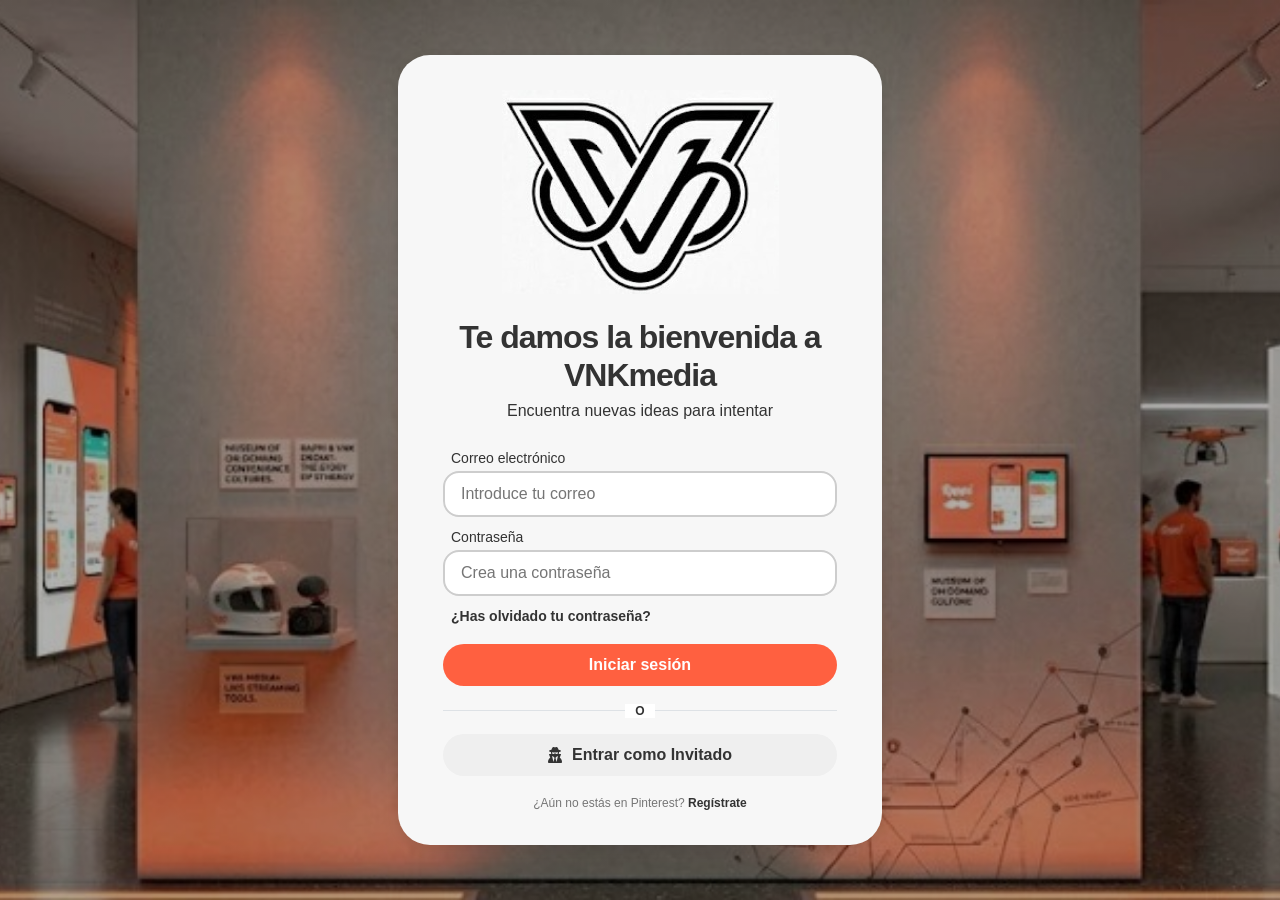
<file: Proyecto/frontend/html/crear.html>
<!DOCTYPE html>
<html lang="es">
<head>
    <meta charset="UTF-8">
    <meta name="viewport" content="width=device-width, initial-scale=1.0">
    <title>VNKMedia - Crear Pin</title>
    <link rel="stylesheet" href="../css/style.css">
    <style>
        .upload-container { padding: 40px; max-width: 800px; margin: 0 auto; background-color: #ffffff; border-radius: 32px; box-shadow: 0 4px 12px rgba(0,0,0,0.05); display: flex; gap: 40px; margin-top: 40px; }
        .upload-area { flex: 1; background-color: #efefef; border: 2px dashed #dadada; border-radius: 16px; display: flex; flex-direction: column; align-items: center; justify-content: center; height: 400px; cursor: pointer; position: relative; overflow: hidden; }
        .upload-area img.preview { width: 100%; height: 100%; object-fit: cover; display: none; }
        .form-area { flex: 1; display: flex; flex-direction: column; }
        .form-area input[type="text"], .form-area textarea { width: 100%; border: none; border-bottom: 2px solid #cdcdcd; font-size: 16px; padding: 10px 0; margin-bottom: 24px; outline: none; resize: none; }
        .form-area input[type="text"]:focus, .form-area textarea:focus { border-bottom: 2px solid #ff6040; }
        .form-area input.title-input { font-size: 32px; font-weight: bold; }
        .btn-submit { background-color: #ff6040; color: white; border: none; padding: 12px 24px; border-radius: 24px; font-size: 16px; font-weight: bold; cursor: pointer; align-self: flex-end; margin-top: auto; transition: 0.2s;}
        .btn-submit:hover { background-color: #e55539; }
    </style>
</head>
<body>
    <aside class="sidebar">
        <img class="sidebar-img logo" src="../../assets/images/logo.jpeg" alt="Logo" onclick="window.location.href='index.html';">
        <img class="sidebar-img icon" src="../../assets/images/Home.png" alt="Inicio" onclick="window.location.href='index.html';">
    </aside>

    <div class="main-content">
        <header class="top-bar">
            <div class="search-bar">
                <input type="text" placeholder="Buscar">
            </div>
            <img class="profile-img" src="https://i.pinimg.com/736x/18/cd/6f/18cd6f197f743ecfdf931d890cb43f80.jpg" alt="Perfil" id="header-profile-img" style="cursor: pointer;" onclick="window.location.href='usuario.html';">
        </header>

        <main>
            <form id="createPostForm" class="upload-container">
                <div class="upload-area" id="uploadArea">
                    <span id="uploadText">Haz clic para subir una imagen</span>
                    <img id="imagePreview" class="preview" alt="Vista previa">
                    <input type="file" id="imageInput" accept="image/*" style="display: none;" required>
                </div>

                <div class="form-area">
                    <input type="text" id="postTitle" class="title-input" placeholder="Añade un título" required>
                    <textarea id="postDescription" rows="3" placeholder="Cuenta a todos de qué trata tu Pin"></textarea>
                    
                    <input type="text" id="postTags" placeholder="Etiquetas separadas por comas (ej: arte, autos)" list="tags-sugeridos">
                    <datalist id="tags-sugeridos"></datalist>
                    
                    <button type="submit" class="btn-submit" id="submitBtn">Guardar</button>
                </div>
            </form>
        </main>
    </div>

    <script src="https://code.jquery.com/jquery-3.7.1.min.js"></script>
    <script src="../JS/crear.js"></script>
</body>
</html>
</file>
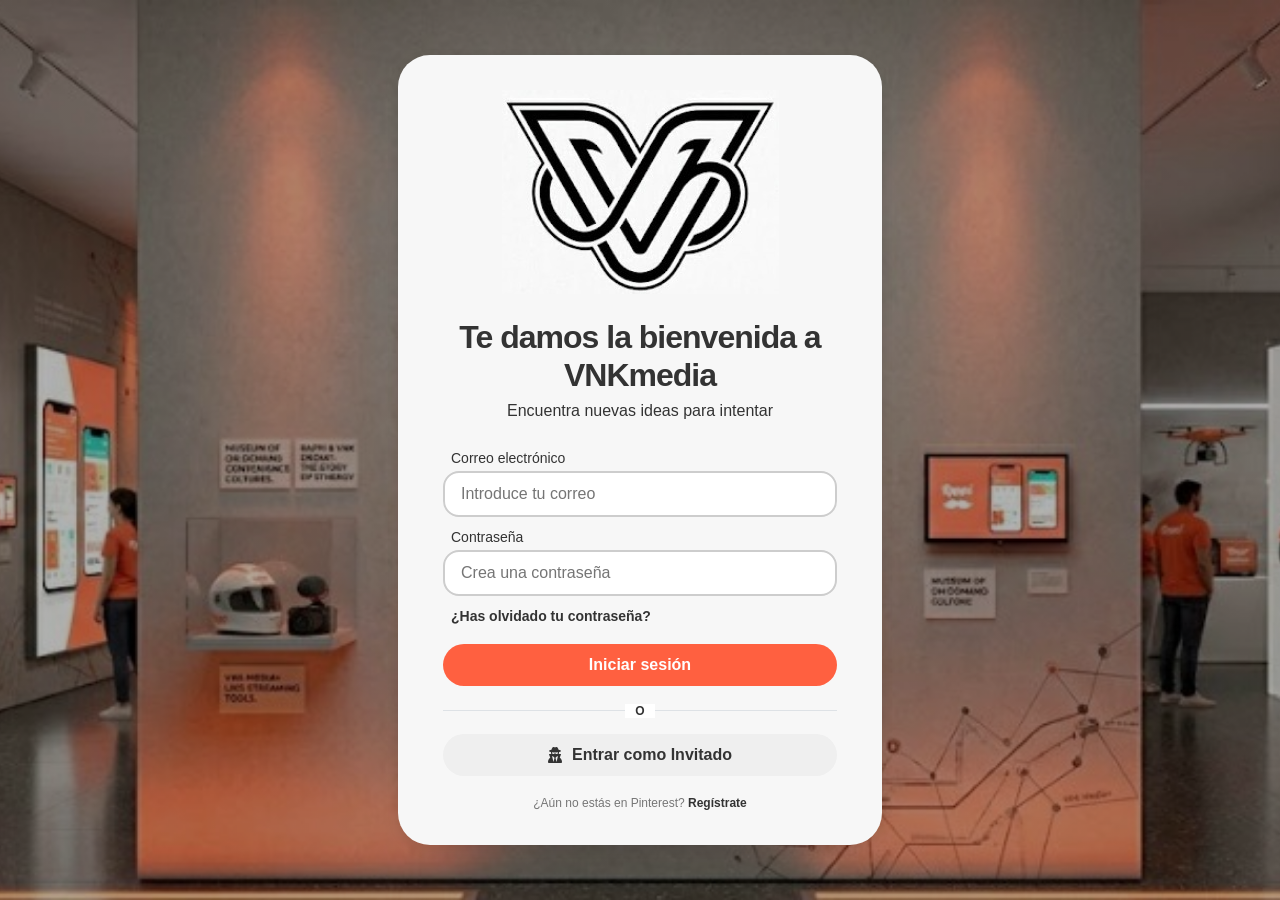
<file: Proyecto/frontend/html/login.html>
<!DOCTYPE html>
<html lang="es">
<head>
    <meta charset="UTF-8">
    <meta name="viewport" content="width=device-width, initial-scale=1.0">
    <title>Pinterest - Iniciar Sesión</title>
    <link rel="stylesheet" href="https://cdnjs.cloudflare.com/ajax/libs/font-awesome/6.4.0/css/all.min.css">
    <link rel="stylesheet" href="../css/login.css">
</head>
<body>

        <script src="https://code.jquery.com/jquery-3.7.1.min.js"></script>
    <script src="../JS/login.js"></script>

    <div class="container">
        <div class="logo">
            <img src="../../assets/images/logo.jpeg" alt="Logo de la aplicación">
        </div>
        
        <div class="form-box" id="loginForm">
            <h2>Te damos la bienvenida a VNKmedia</h2>
            <p class="subtitle">Encuentra nuevas ideas para intentar</p>
            
            <form>
                <div class="input-group">
                    <label for="login-email">Correo electrónico</label>
                    <input type="email" id="login-email" placeholder="Introduce tu correo" required>
                </div>
                <div class="input-group">
                    <label for="login-password">Contraseña</label>
                    <input type="password" id="login-password" placeholder="Crea una contraseña" required>
                </div>
                <a href="#" class="forgot-pass">¿Has olvidado tu contraseña?</a>
                <button type="submit" class="btn btn-red">Iniciar sesión</button>
            </form>

            <div class="divider"><span>O</span></div>
            <button type="button" id="btn-invitado" class="btn" style="background-color: #efefef; color: #333333;">
                <i class="fa-solid fa-user-secret"></i> Entrar como Invitado
            </button>
            <p class="footer-text">¿Aún no estás en Pinterest? <a href="register.html">Regístrate</a></p>
        </div>
    </div>


</body>
</html>
</file>
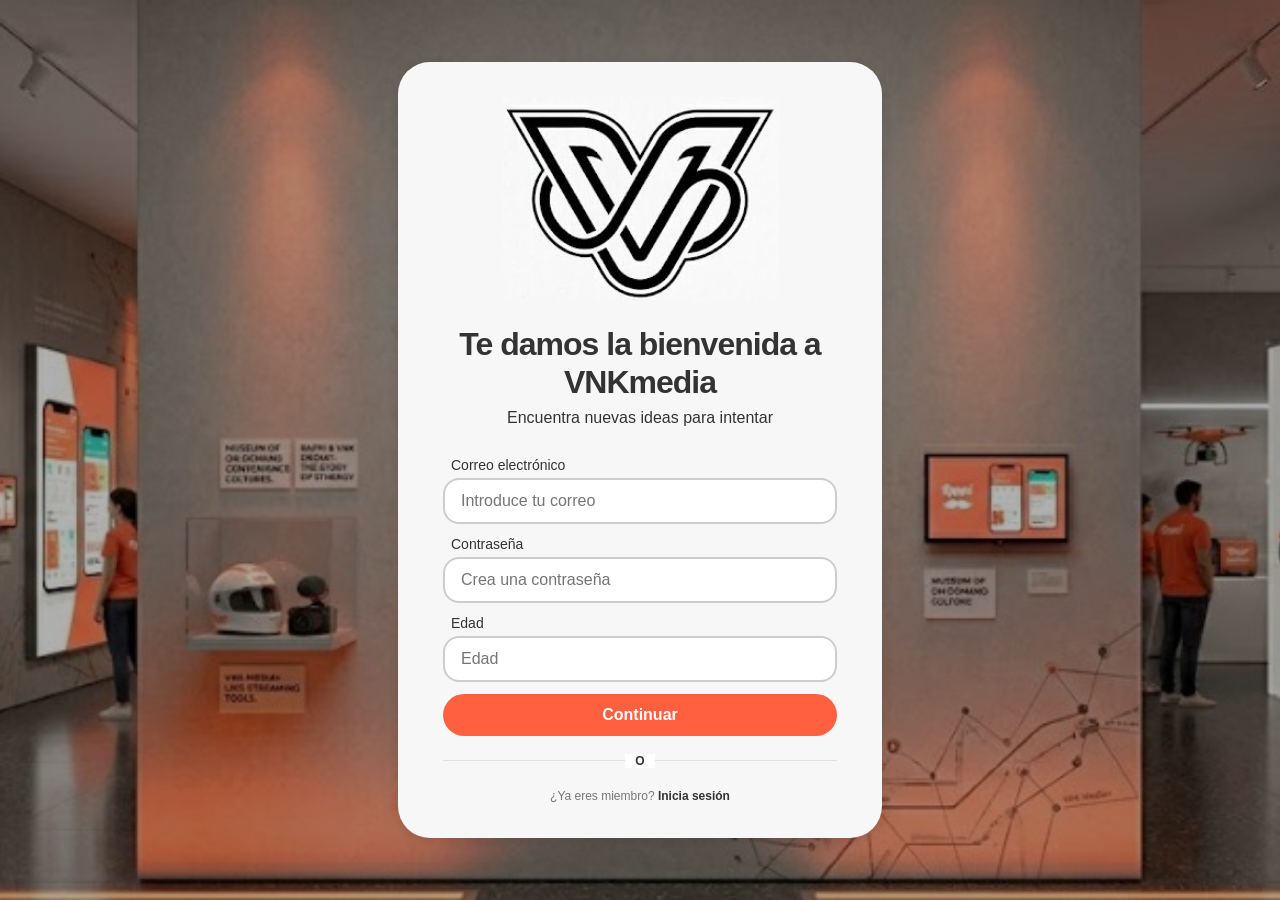
<file: Proyecto/frontend/html/register.html>
<!DOCTYPE html>
<html lang="es">
<head>
    <meta charset="UTF-8">
    <meta name="viewport" content="width=device-width, initial-scale=1.0">
    <title>Pinterest - Registro</title>
    <link rel="stylesheet" href="https://cdnjs.cloudflare.com/ajax/libs/font-awesome/6.4.0/css/all.min.css">
    <link rel="stylesheet" href="../css/login.css">
</head>
<body>
    <div class="container">
        <div class="logo">
            <img src="../../assets/images/logo.jpeg" alt="Logo de la aplicación">
        </div>
        
        <div class="form-box" id="loginForm">
            <h2>Te damos la bienvenida a VNKmedia</h2>
            <p class="subtitle">Encuentra nuevas ideas para intentar</p>
            
            <form id="mi-formulario-registro">
                <div class="input-group">
                    <label for="reg-email">Correo electrónico</label>
                    <input type="email" id="reg-email" placeholder="Introduce tu correo" required>
                </div>
                <div class="input-group">
                    <label for="reg-password">Contraseña</label>
                    <input type="password" id="reg-password" placeholder="Crea una contraseña" required>
                </div>
                <div class="input-group">
                    <label for="reg-age">Edad</label>
                    <input type="number" id="reg-age" placeholder="Edad" min="14" required>
                </div>
                <button type="submit" class="btn btn-red">Continuar</button>
            </form>

            <div class="divider"><span>O</span></div>

            <p class="footer-text">¿Ya eres miembro? <a href="login.html">Inicia sesión</a></p>
        </div>
    </div>

    <script src="https://code.jquery.com/jquery-3.7.1.min.js"></script>
    
    <script src="../JS/register.js"></script>
</body>
</html>
</file>
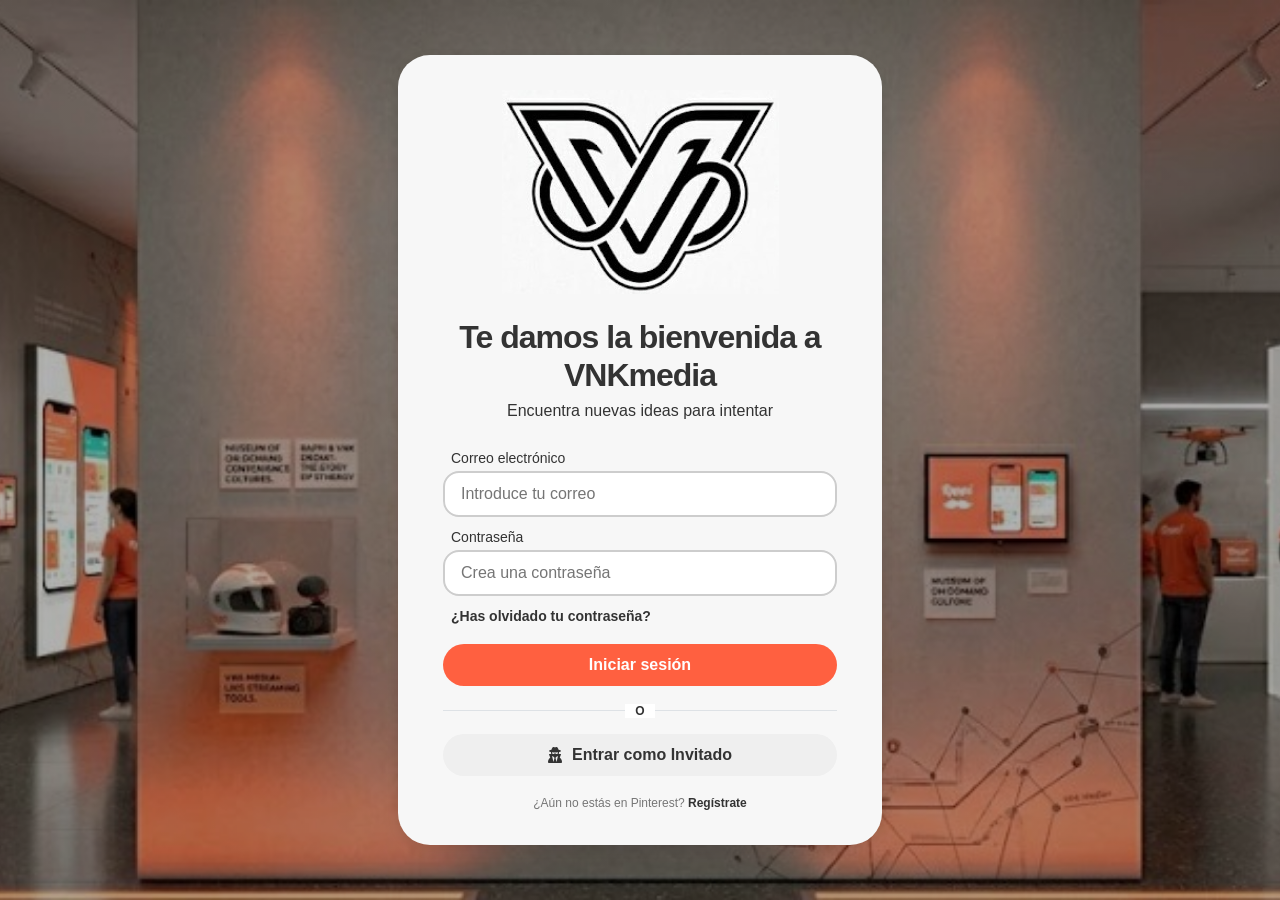
<file: Proyecto/frontend/html/usuario.html>
<!DOCTYPE html>
<html lang="es">
<head>
    <meta charset="UTF-8">
    <meta name="viewport" content="width=device-width, initial-scale=1.0">
    <title>VNKMedia - Perfil</title>
    <link rel="stylesheet" href="../css/style.css">
</head>
<body>
    <aside class="sidebar">
        <img class="sidebar-img logo" src="../../assets/images/logo.jpeg" alt="Logo" onclick="window.location.href='index.html';">
        <img class="sidebar-img icon" src="../../assets/images/Home.png" alt="Inicio" onclick="window.location.href='index.html';">
    </aside>

    <div class="main-content">
        <header class="top-bar">
            <div class="search-bar">
                <input type="text" placeholder="Buscar">
            </div>
            <button onclick="window.location.href='crear.html';" style="background-color: #ff6040; color: white; border: none; padding: 10px 24px; border-radius: 24px; font-weight: bold; font-size: 15px; cursor: pointer; margin-right: 15px;">Subir</button>
            <img class="profile-img" src="https://i.pinimg.com/736x/18/cd/6f/18cd6f197f743ecfdf931d890cb43f80.jpg" alt="Perfil" id="header-profile-img" style="cursor: pointer;" onclick="window.location.href='usuario.html';">
        </header>

        <main>
            <section class="profile-header" style="text-align: center; margin-top: 40px;">
                <img class="profile-large-img" id="profile-avatar" src="https://i.pinimg.com/736x/18/cd/6f/18cd6f197f743ecfdf931d890cb43f80.jpg" alt="Foto de perfil" style="margin-bottom: 15px;">
                
                <div id="view-profile-box">
                    <h1 class="profile-fullname" id="profile-display-name" style="font-size: 36px; margin-bottom: 5px;">Cargando...</h1>
                    <p class="profile-username" id="profile-email" style="color: #767676; margin-bottom: 25px;">@cargando...</p>
                    
                    <div class="profile-actions" style="display: flex; justify-content: center; gap: 10px;">
                        <button class="btn-secondary" id="btn-edit-toggle" style="background: #efefef; color: #333; border: none; padding: 10px 20px; border-radius: 24px; font-weight: bold; cursor: pointer; font-size: 15px;">Editar Perfil</button>
                        <button class="btn-secondary" id="btn-logout" style="color: #ff6040; border: 2px solid #ff6040; background-color: transparent; padding: 8px 20px; border-radius: 24px; font-weight: bold; cursor: pointer; font-size: 15px;">Cerrar sesión</button>
                    </div>
                </div>

                <div id="edit-profile-form" style="display: none; max-width: 320px; margin: 0 auto; margin-top: 15px; background: #f9f9f9; padding: 25px; border-radius: 16px; text-align: left; box-shadow: 0 4px 12px rgba(0,0,0,0.05);">
                    <label style="font-weight: bold; font-size: 14px; display: block; margin-bottom: 8px;">Nuevo Nombre Visible (Máx 18):</label>
                    <input type="text" id="input-new-name" maxlength="18" style="width: 100%; padding: 10px; border-radius: 8px; border: 1px solid #ccc; margin-bottom: 15px; outline: none; box-sizing: border-box;">
                    
                    <label style="font-weight: bold; font-size: 14px; display: block; margin-bottom: 8px;">Cambiar Foto de Perfil:</label>
                    <input type="file" id="input-new-avatar" accept="image/*" style="width: 100%; margin-bottom: 20px; font-size: 14px;">
                    
                    <div style="display: flex; justify-content: flex-end; gap: 10px;">
                        <button id="btn-cancel-edit" style="background: #cdcdcd; color: white; border: none; padding: 10px 20px; border-radius: 24px; font-weight: bold; cursor: pointer;">Cancelar</button>
                        <button id="btn-save-profile" style="background: #ff6040; color: white; border: none; padding: 10px 20px; border-radius: 24px; font-weight: bold; cursor: pointer;">Guardar</button>
                    </div>
                </div>
            </section>

            <div class="profile-tabs" style="margin-top: 50px;">
                <button class="tab-btn active">Creados</button>
                <button class="tab-btn" id="tab-saved-btn">Guardados</button>
            </div>

            <div class="pin-container" id="user-pins-grid" style="margin-top: 20px;"></div>
        </main>
    </div>

    <script src="https://code.jquery.com/jquery-3.7.1.min.js"></script>
    <script src="../JS/usuario.js"></script>
</body>
</html>
</file>
<file: Proyecto/frontend/css/style.css>
* {
    margin: 0;
    padding: 0;
    box-sizing: border-box;
    font-family: sans-serif;
}

body {
    background-color: #f7f7f7;
    display: flex;
}

.sidebar {
    position: fixed;
    top: 0;
    left: 0;
    width: 100px;
    height: 100vh;
    background-color: #f7f7f7;
    display: flex;
    flex-direction: column;
    align-items: center;
    padding: 20px 0;
    gap: 50px;
    border-right: 1px solid #efefef;
    z-index: 20;
}

.sidebar-img {
    width: 50px;
    height: 50px;
    border-radius: 50%;
    object-fit: cover;
    cursor: pointer;
    transition: background-color 0.2s, transform 0.1s;
}

.sidebar-img.icon {
    padding: 4px;
}

.sidebar-img.icon:hover {
    background-color: #f7f7f7;
}

.sidebar-img.icon.active {
    background-color: #111111;
    filter: invert(1); 
}

.sidebar .settings {
    margin-top: auto;
}

.main-content {
    margin-left: 90px;
    flex-grow: 1;
    display: flex;
    flex-direction: column;
}

.top-bar {
    height: 65px;
    padding: 0 24px;
    display: flex;
    align-items: center;
    gap: 16px;
    background-color: #ffffff;
}

.search-bar {
    flex-grow: 1;
}

.search-bar input {
    width: 100%;
    padding: 12px 20px;
    border: none;
    background-color: #e1e1e1;
    border-radius: 20px;
    outline: none;
    font-size: 15px;
}

.profile-img {
    width: 35px;
    height: 35px;
    border-radius: 50%;
    object-fit: cover;
    cursor: pointer;
}

.categories-bar {
    padding: 10px 50px;
    display: flex;
    gap: 12px;
    overflow-x: auto;
    background-color: #ffffff;
}

.categories-bar::-webkit-scrollbar {
    display: none;
}

.category {
    text-decoration: none;
    color: #111111;
    font-weight: bold;
    font-size: 14px;
    padding: 10px 16px;
    border-radius: 20px;
    white-space: nowrap;
}

.category:hover {
    background-color: #f0f0f0;
}

.category.active {
    background-color: #111111;
    color: #ffffff;
}

.grid-container {
    padding: 24px;
    display: grid;
    grid-template-columns: repeat(auto-fill, minmax(200px, 1fr));
    gap: 16px;
}

.card {
    display: flex;
    flex-direction: column;
}

.placeholder-img {
    background-color: #e9e9e9;
    border-radius: 16px;
    height: 300px;
    width: 100%;
    transition: background-color 0.2s;
}

.card:hover .placeholder-img {
    background-color: #ff6040;
}

.profile-large-img {
    width: 150px;       /* Tamaño fijo y proporcionado */
    height: 150px;
    border-radius: 50%; /* Lo convierte en un círculo perfecto */
    object-fit: cover;  /* Evita que la foto se estire o se deforme */
    margin: 0 auto;     /* Lo centra horizontalmente */
    display: block;
    box-shadow: 0 4px 15px rgba(0,0,0,0.1); /* Le da un toque de profundidad */
}

/* 2. El contenedor de las pestañas */
.profile-tabs {
    display: flex;
    justify-content: center; /* Centra los botones */
    gap: 20px;               /* Separación entre botones */
    margin-top: 40px;
    margin-bottom: 20px;
}

/* 3. El diseño de los botones "Creados" y "Guardados" */
.tab-btn {
    background: transparent;
    border: none;
    padding: 12px 16px;
    font-size: 16px;
    font-weight: bold;
    color: #767676; /* Letra gris para el que no está seleccionado */
    cursor: pointer;
    border-bottom: 3px solid transparent; /* Espacio invisible para la línea */
    transition: 0.2s ease-in-out;
}

/* Efecto al pasar el mouse */
.tab-btn:hover {
    background-color: #efefef;
    border-radius: 8px 8px 0 0;
    color: #333;
}

/* El botón que está activo en ese momento */
.tab-btn.active {
    color: #333; /* Texto oscuro */
    border-bottom: 3px solid #333; /* La clásica línea negra debajo */
}

.pin-container {
    column-count: 5; /* 5 columnas en PC */
    column-gap: 16px;
    padding: 0 20px;
    width: 100%;
    max-width: 1600px; /* Para que aproveche pantallas grandes */
    margin: 0 auto;
}

/* La tarjeta individual (La forma de la prueba) */
.pin-card {
    display: inline-block; /* Crucial para que no se corten las fotos */
    width: 100%;
    margin-bottom: 16px;
    background-color: transparent; /* Fondo transparente para que resalte la foto */
    border-radius: 16px;
    position: relative;
    overflow: hidden; /* Esquinas redondeadas perfectas */
    cursor: pointer;
}

/* La imagen dentro de la tarjeta */
.pin-card img {
    width: 100%;
    height: auto; /* Mantiene la proporción original (vertical u horizontal) */
    display: block;
    border-radius: 16px;
    transition: filter 0.2s ease, transform 0.2s ease;
}

/* Efecto oscuro tipo Pinterest al pasar el ratón */
.pin-card:hover img {
    filter: brightness(0.8);
}

/* La información de la tarjeta (Título) */
.pin-card-info {
    position: absolute;
    bottom: 0;
    left: 0;
    width: 100%;
    padding: 15px;
    background: linear-gradient(transparent, rgba(0,0,0,0.7)); /* Sombra para leer el texto */
    color: white;
    opacity: 0; /* Oculto por defecto */
    transition: opacity 0.2s ease;
    border-radius: 0 0 16px 16px;
}

/* Mostrar título al pasar el ratón */
.pin-card:hover .pin-card-info {
    opacity: 1;
}

/* Hacerlo responsive (Se adapta a celulares) */
@media (max-width: 1200px) { .pin-container { column-count: 4; } }
@media (max-width: 900px) { .pin-container { column-count: 3; } }
@media (max-width: 600px) { .pin-container { column-count: 2; padding: 10px; } }
</file>
<file: Proyecto/frontend/css/login.css>
/* Configuración General */
* {
    margin: 0;
    padding: 0;
    box-sizing: border-box;
    font-family: -apple-system, BlinkMacSystemFont, "Segoe UI", Roboto, Oxygen-Sans, Ubuntu, Cantarell, "Helvetica Neue", sans-serif;
}

body {
    background-image: linear-gradient(rgba(0, 0, 0, 0.3), rgba(0, 0, 0, 0.3)), url('../../assets/images/fondo1.jpeg'); 
    background-size: cover;
    background-position: center;
    background-attachment: fixed;
    display: flex;
    justify-content: center;
    align-items: center;
    min-height: 100vh;
    padding: 20px;
}

/* Contenedor Principal (Tarjeta estilo Pinterest) */
.container {
    background-color: #f7f7f7;
    width: 100%;
    max-width: 484px;
    padding: 35px 45px;
    border-radius: 32px;
    box-shadow: 0 4px 12px rgba(0, 0, 0, 0.1);
    text-align: center;
}

/* Logo */
.logo {
    color: #e60023; /* Rojo oficial de Pinterest */
    font-size: 40px;
    margin-bottom: 15px;
}

/* Títulos y Textos */
h2 {
    color: #333333;
    font-size: 32px;
    font-weight: 600;
    letter-spacing: -1px;
    margin-bottom: 8px;
    line-height: 1.2;
}

.subtitle {
    color: #333333;
    font-size: 16px;
    margin-bottom: 30px;
}

/* Inputs y Formulario */
.input-group {
    text-align: left;
    margin-bottom: 12px;
}

.input-group label {
    display: block;
    font-size: 14px;
    color: #333333;
    margin-bottom: 5px;
    padding-left: 8px;
}

input {
    width: 100%;
    padding: 12px 16px;
    border: 2px solid #cdcdcd;
    border-radius: 16px;
    font-size: 16px;
    outline: none;
    transition: border-color 0.2s ease;
}

input:focus {
    border-color: #0076d3; /* Azul de enfoque */
}

/* Enlace recuperar contraseña */
.forgot-pass {
    display: block;
    text-align: left;
    font-size: 14px;
    font-weight: 600;
    color: #333333;
    text-decoration: none;
    margin-bottom: 20px;
    padding-left: 8px;
}

.forgot-pass:hover {
    text-decoration: underline;
}

/* Botones */
.btn {
    width: 100%;
    padding: 12px;
    border: none;
    border-radius: 24px;
    font-size: 16px;
    font-weight: 700;
    cursor: pointer;
    margin-bottom: 12px;
    display: flex;
    justify-content: center;
    align-items: center;
    gap: 10px;
    transition: transform 0.1s ease, filter 0.2s ease;
}

.btn:active {
    transform: scale(0.98);
}

.btn-red {
    background-color: #ff6040; /* Tu nuevo color naranja */
    color: #ffffff;
    margin-top: 10px;
}

.btn-red:hover {
    background-color: #ff6040; /* Un naranja ligeramente más oscuro al pasar el cursor */
}

/* Divisor 'O' */
.divider {
    margin: 15px 0;
    position: relative;
    text-align: center;
}

.divider::before {
    content: "";
    position: absolute;
    top: 50%;
    left: 0;
    width: 100%;
    height: 1px;
    background-color: #dee2e6;
    z-index: 1;
}

.divider span {
    background-color: #ffffff;
    padding: 0 10px;
    color: #333333;
    font-weight: bold;
    font-size: 12px;
    position: relative;
    z-index: 2;
}

/* Footer del Formulario */
.footer-text {
    font-size: 12px;
    color: #767676;
    margin-top: 20px;
}

.footer-text a {
    color: #333333;
    text-shadow: none;
    font-weight: 700;
    text-decoration: none;
}

.footer-text a:hover {
    text-decoration: underline;
}

/* Utilidades (Para alternar vistas) */
.hidden {
    display: none;
}
</file>
